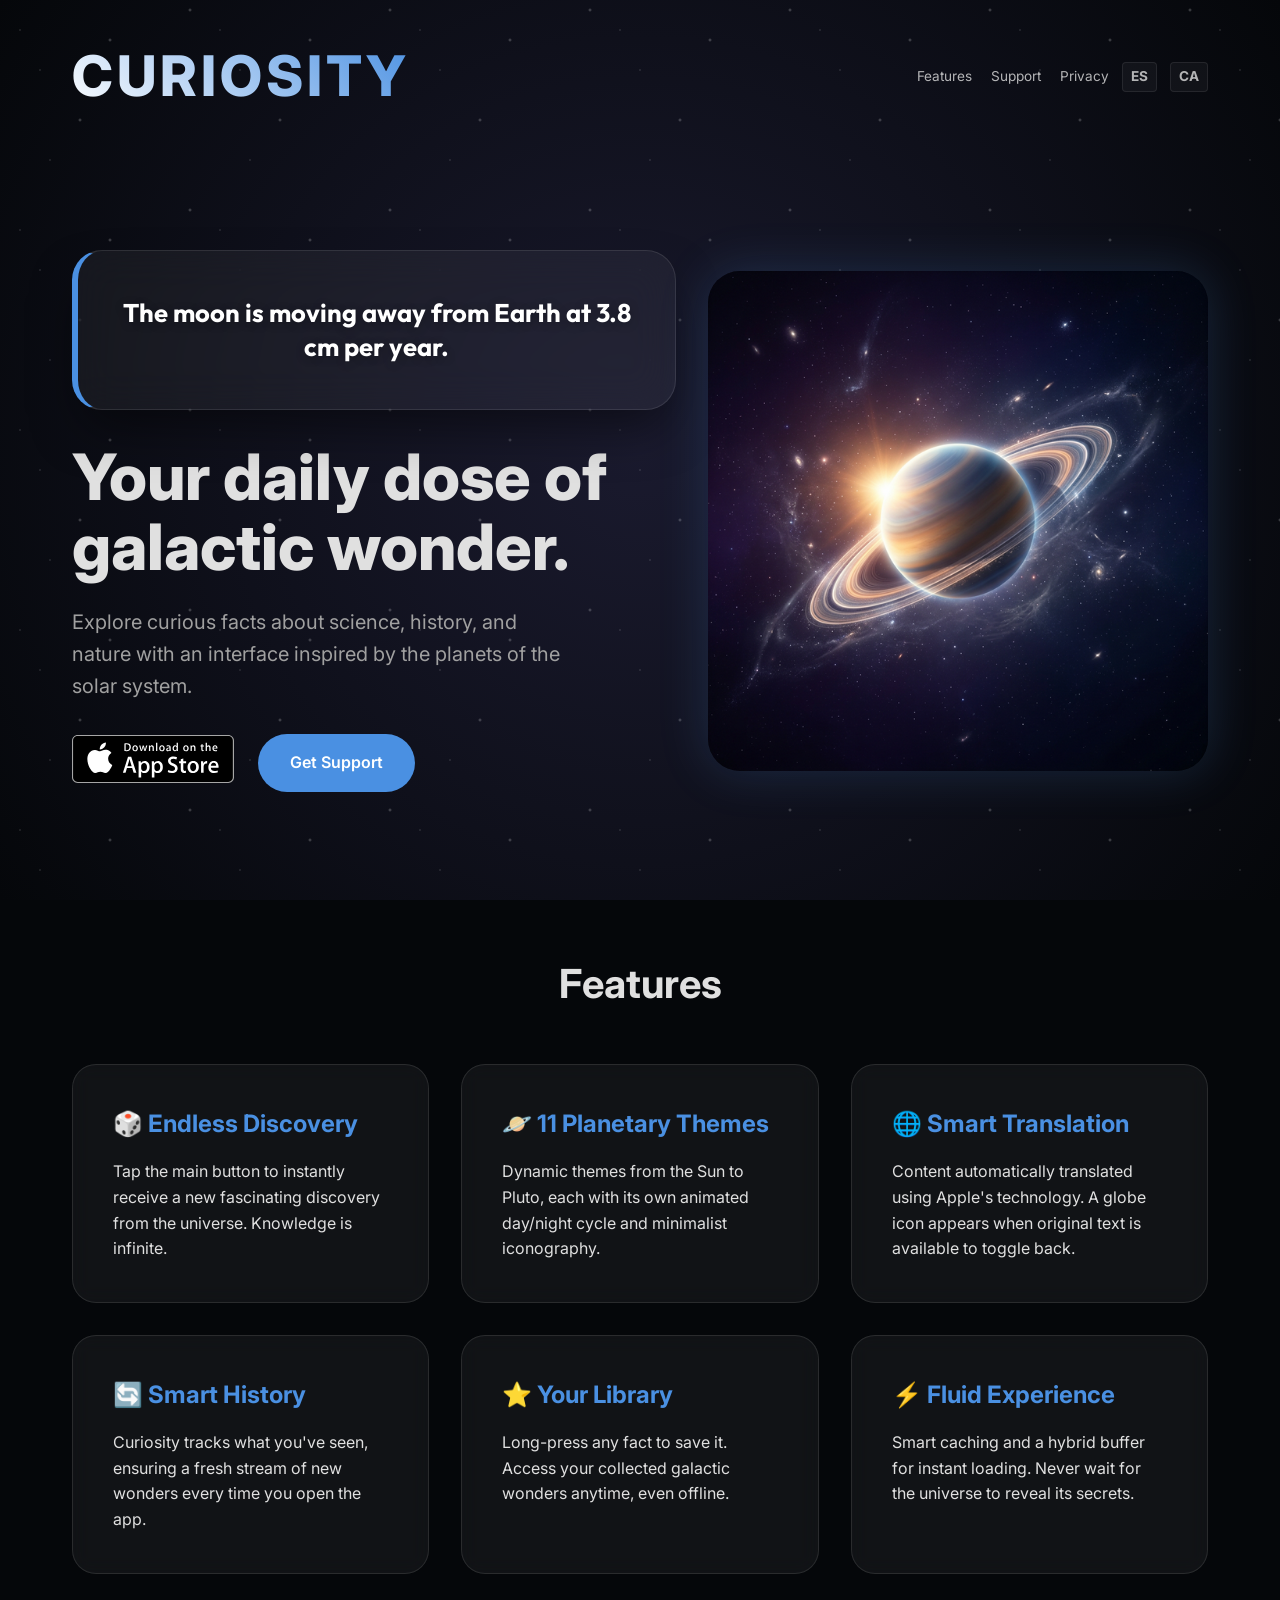
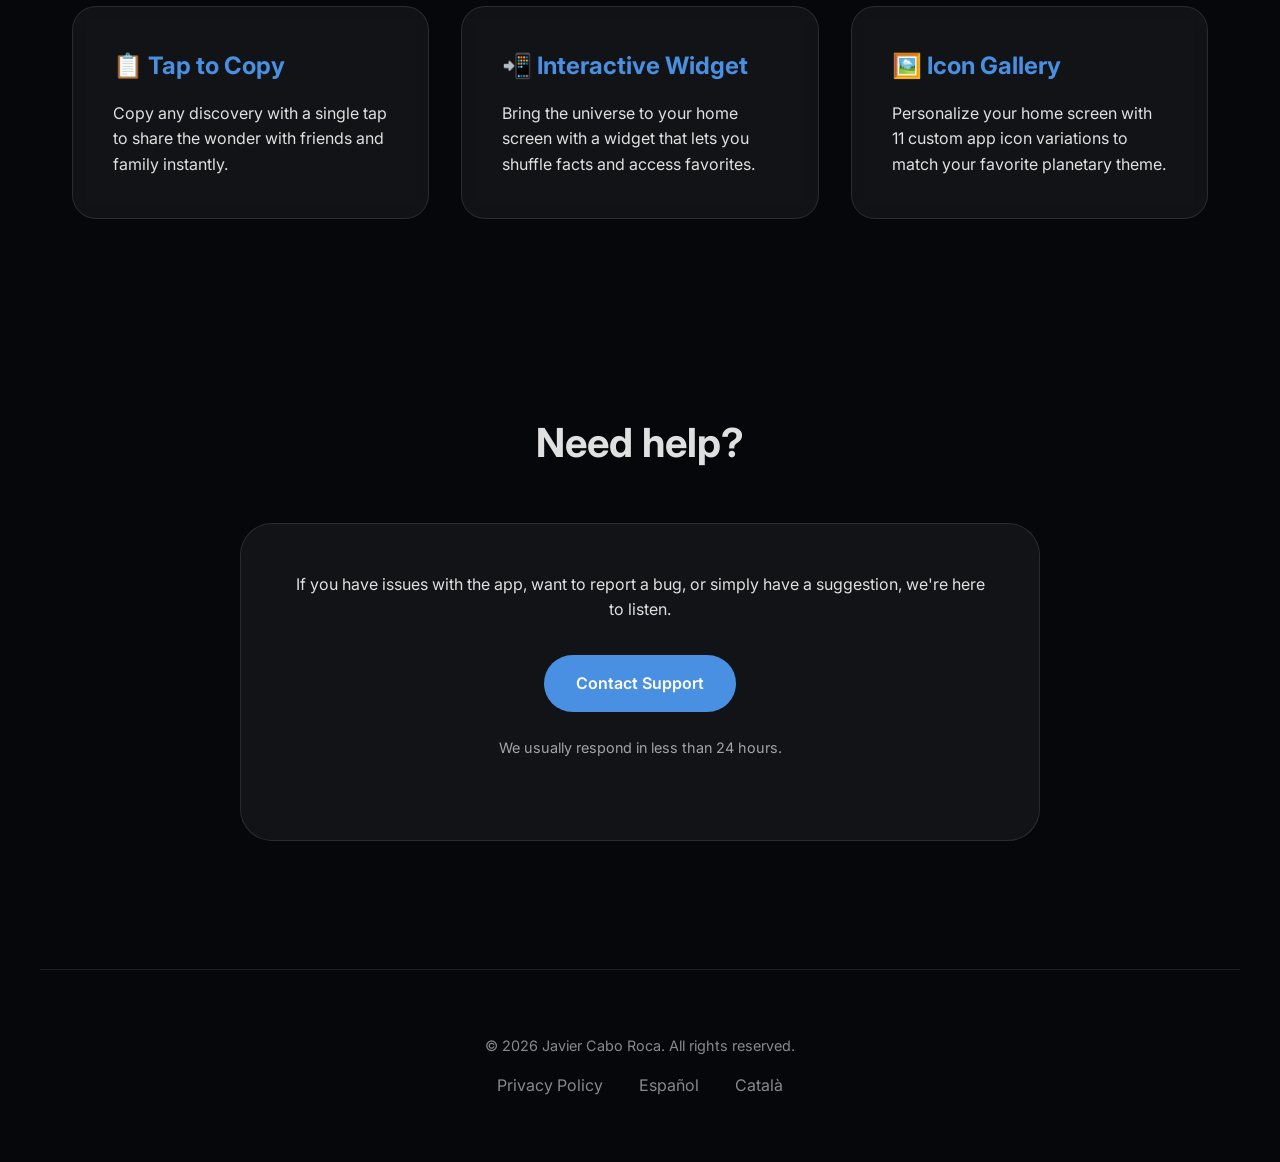
<file: index.html>
<!DOCTYPE html>
<html lang="en">

<head>
    <meta charset="UTF-8">
    <meta name="viewport" content="width=device-width, initial-scale=1.0">
    <title>Curiosity - Discover the Universe</title>
    <link rel="stylesheet" href="styles.css">
    <link rel="preconnect" href="https://fonts.googleapis.com">
    <link rel="preconnect" href="https://fonts.gstatic.com" crossorigin>
    <link
        href="https://fonts.googleapis.com/css2?family=Inter:wght@400;600;700;800&family=Outfit:wght@700;900&display=swap"
        rel="stylesheet">
    <meta name="description"
        content="Curiosity - An iOS app to discover fascinating facts about science, history, and the universe with immersive planetary themes.">
</head>

<body>
    <div class="stars-container"></div>

    <header>
        <div class="logo">CURIOSITY</div>
        <nav>
            <a href="#features">Features</a>
            <a href="#support">Support</a>
            <a href="privacy.html">Privacy</a>
            <a href="es/index.html" class="lang-switch">ES</a>
            <a href="ca/index.html" class="lang-switch">CA</a>
        </nav>
    </header>

    <main>
        <section class="hero">
            <div class="hero-content">
                <div class="demo-widget" style="margin-bottom: 2rem; max-width: 100%;">
                    <div id="fact-text">Loading discovery...</div>
                </div>
                <h1>Your daily dose of galactic wonder.</h1>
                <p>Explore curious facts about science, history, and nature with an interface inspired by the planets of
                    the solar system.</p>
                <div class="hero-buttons">
                    <a href="https://apps.apple.com/es/app/curiosity/id6756880503" target="_blank" rel="noopener noreferrer" class="app-store-badge">
                        <img src="assets/images/app-store-badge.svg" alt="Download on the App Store">
                    </a>
                    <a href="#support" class="cta-button">Get Support</a>
                </div>
            </div>
            <div class="hero-image">
                <img src="assets/images/hero.png" alt="Curiosity App Preview">
            </div>
        </section>

        <section id="features">
            <h2>Features</h2>
            <div class="features-grid">
                <div class="feature-card">
                    <h3>🎲 Endless Discovery</h3>
                    <p>Tap the main button to instantly receive a new fascinating discovery from the universe. Knowledge
                        is infinite.</p>
                </div>
                <div class="feature-card">
                    <h3>🪐 11 Planetary Themes</h3>
                    <p>Dynamic themes from the Sun to Pluto, each with its own animated day/night cycle and minimalist iconography.</p>
                </div>
                <div class="feature-card">
                    <h3>🌐 Smart Translation</h3>
                    <p>Content automatically translated using Apple's technology. A globe icon appears when original
                        text is available to toggle back.</p>
                </div>
                <div class="feature-card">
                    <h3>🔄 Smart History</h3>
                    <p>Curiosity tracks what you've seen, ensuring a fresh stream of new wonders every time you open the app.</p>
                </div>
                <div class="feature-card">
                    <h3>⭐️ Your Library</h3>
                    <p>Long-press any fact to save it. Access your collected galactic wonders anytime, even offline.</p>
                </div>
                <div class="feature-card">
                    <h3>⚡ Fluid Experience</h3>
                    <p>Smart caching and a hybrid buffer for instant loading. Never wait for the universe to reveal its secrets.</p>
                </div>
                <div class="feature-card">
                    <h3>📋 Tap to Copy</h3>
                    <p>Copy any discovery with a single tap to share the wonder with friends and family instantly.</p>
                </div>
                <div class="feature-card">
                    <h3>📲 Interactive Widget</h3>
                    <p>Bring the universe to your home screen with a widget that lets you shuffle facts and access favorites.</p>
                </div>
                <div class="feature-card">
                    <h3>🖼️ Icon Gallery</h3>
                    <p>Personalize your home screen with 11 custom app icon variations to match your favorite planetary theme.</p>
                </div>
            </div>
        </section>

        <section id="support">
            <h2>Need help?</h2>
            <div class="support-container">
                <p>If you have issues with the app, want to report a bug, or simply have a suggestion, we're here to
                    listen.</p>
                <a href="mailto:jcaboroca@gmail.com?subject=Curiosity App Support" class="cta-button">Contact
                    Support</a>
                <p style="margin-top: 1.5rem; font-size: 0.9rem; opacity: 0.7;">We usually respond in less than 24
                    hours.</p>
            </div>
        </section>
    </main>

    <footer>
        <p>&copy; 2026 Javier Cabo Roca. All rights reserved.</p>
        <div class="footer-links">
            <a href="privacy.html">Privacy Policy</a>
            <a href="es/index.html">Español</a>
            <a href="ca/index.html">Català</a>
        </div>
    </footer>
    <script src="script.js"></script>
</body>

</html>
</file>
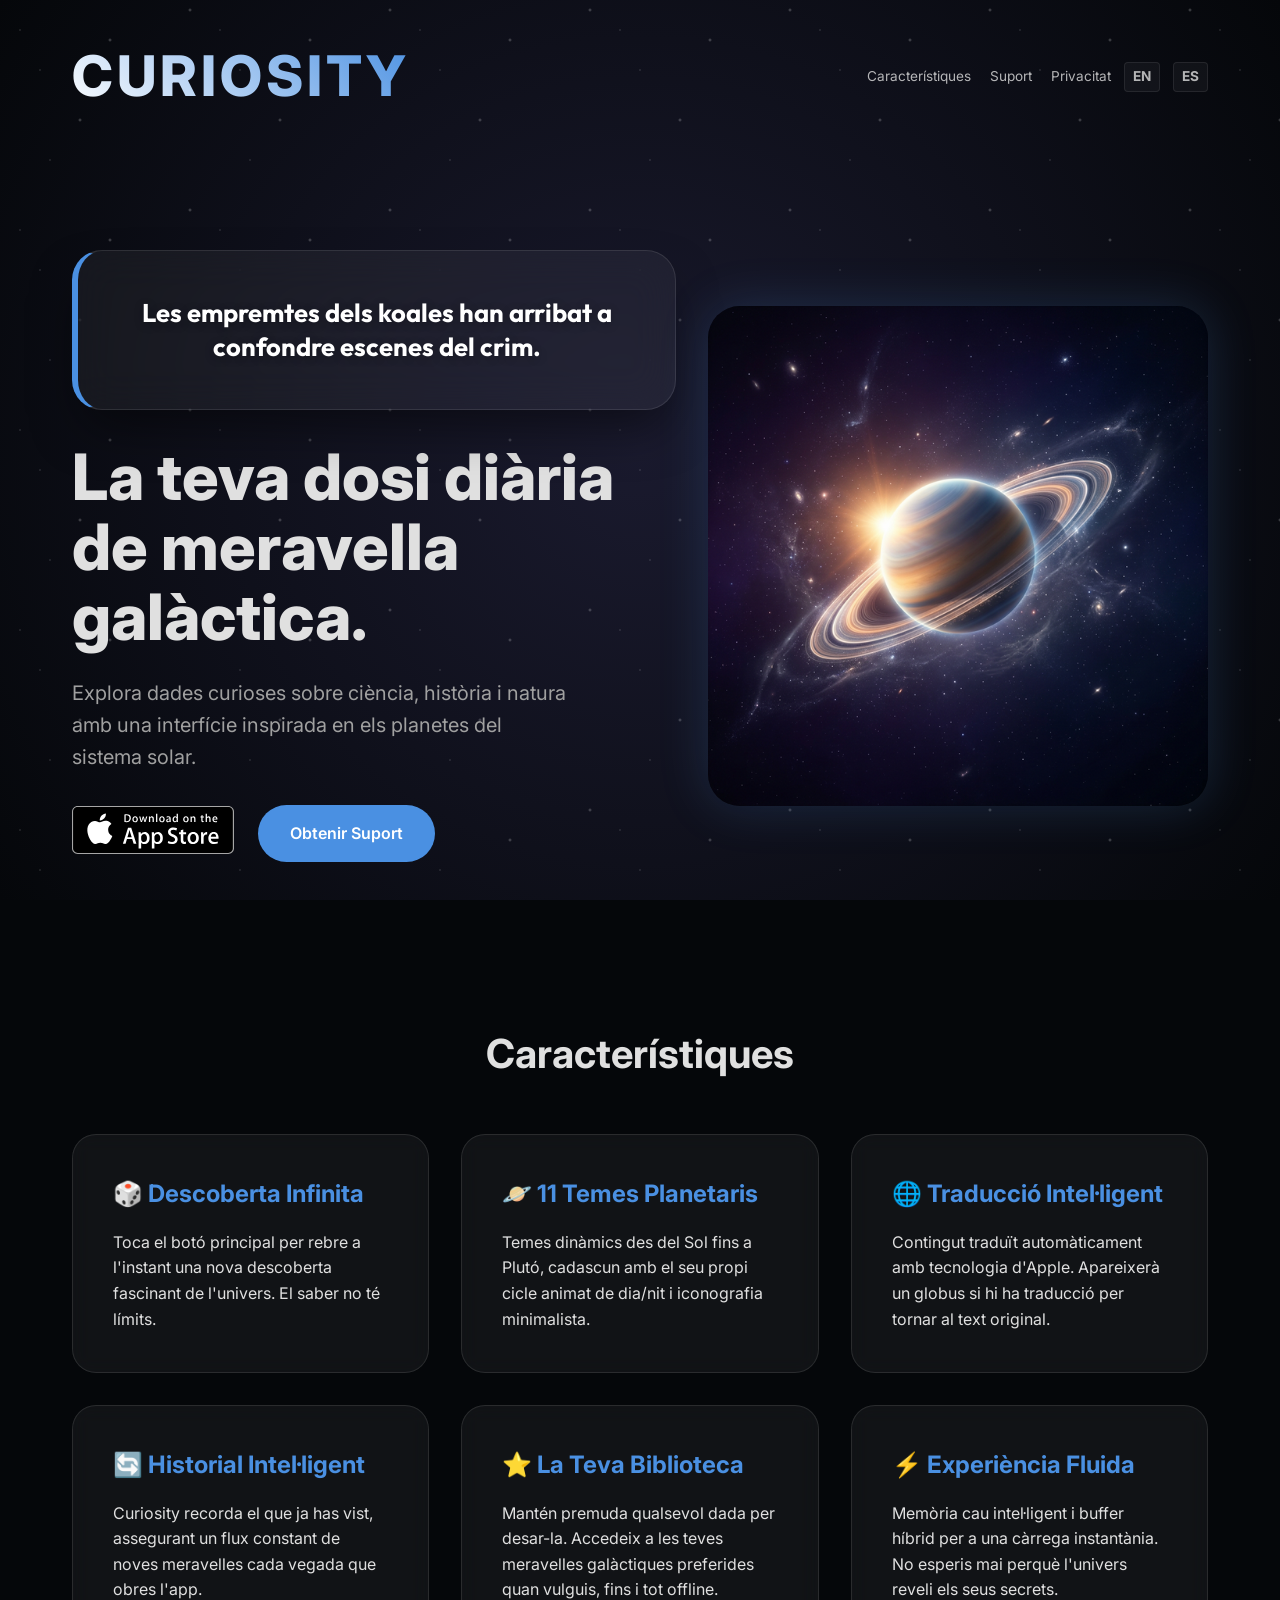
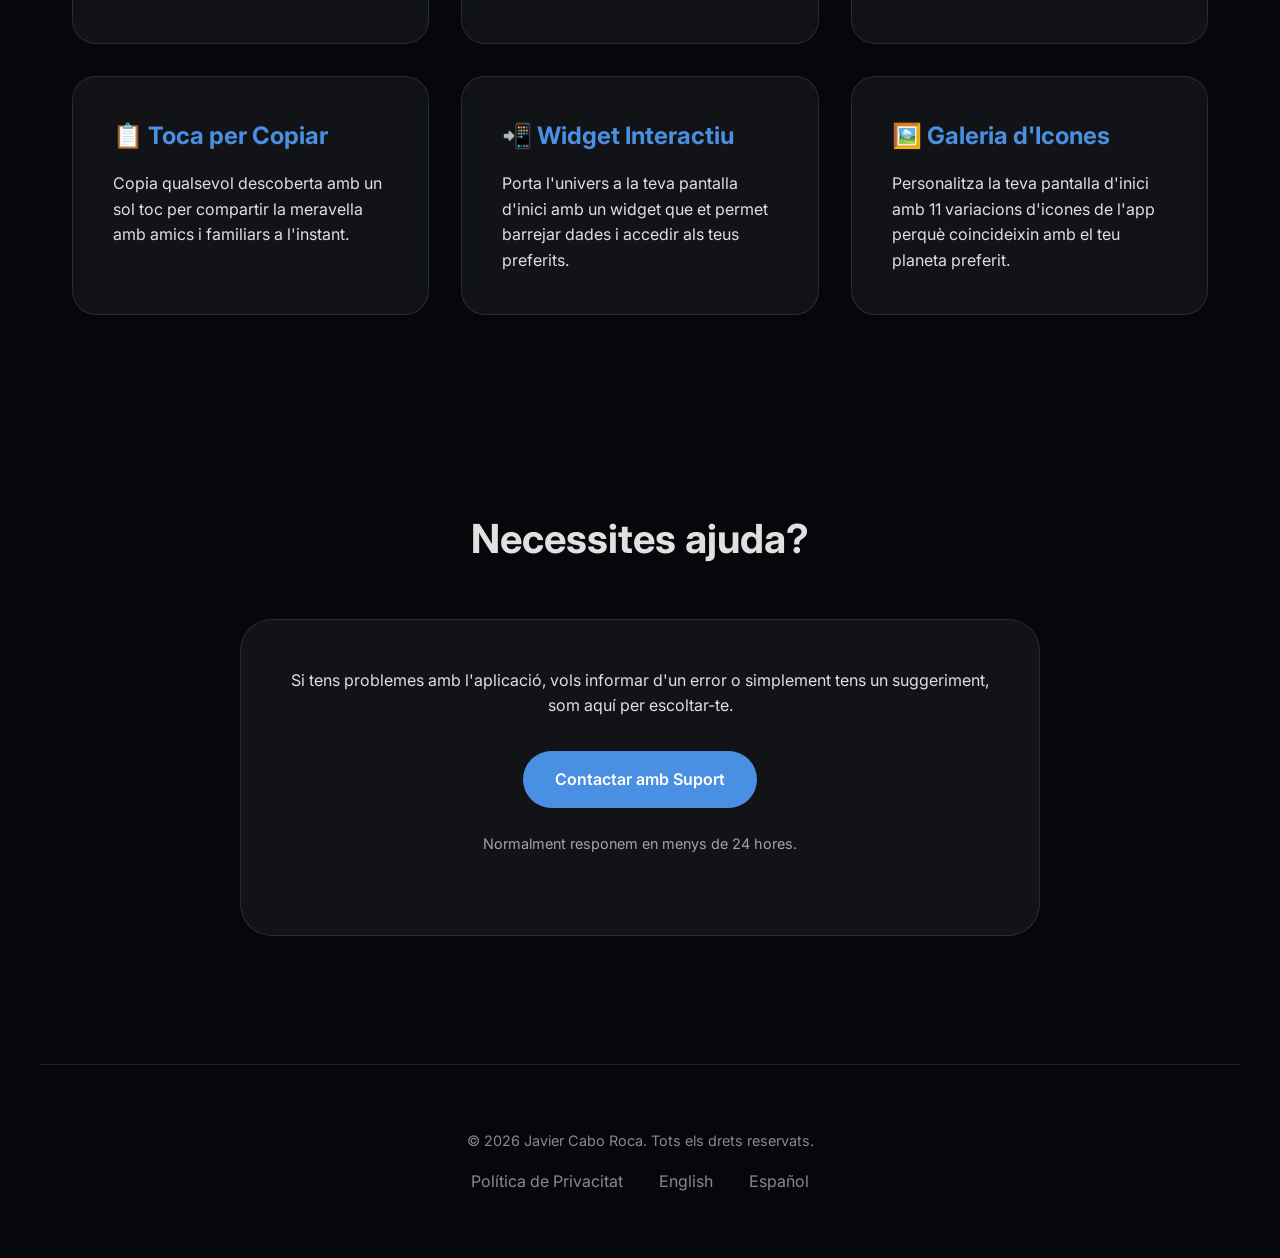
<file: ca/index.html>
<!DOCTYPE html>
<html lang="ca">

<head>
    <meta charset="UTF-8">
    <meta name="viewport" content="width=device-width, initial-scale=1.0">
    <title>Curiosity - Descobreix l'Univers</title>
    <link rel="stylesheet" href="../styles.css">
    <link rel="preconnect" href="https://fonts.googleapis.com">
    <link rel="preconnect" href="https://fonts.gstatic.com" crossorigin>
    <link
        href="https://fonts.googleapis.com/css2?family=Inter:wght@400;600;700;800&family=Outfit:wght@700;900&display=swap"
        rel="stylesheet">
    <meta name="description"
        content="Curiosity - Una aplicació iOS per descobrir fets fascinants sobre ciència, història i l'univers amb temes planetaris immersius.">
</head>

<body>
    <div class="stars-container"></div>

    <header>
        <div class="logo">CURIOSITY</div>
        <nav>
            <a href="#features">Característiques</a>
            <a href="#support">Suport</a>
            <a href="privacy.html">Privacitat</a>
            <a href="../index.html" class="lang-switch">EN</a>
            <a href="../es/index.html" class="lang-switch">ES</a>
        </nav>
    </header>

    <main>
        <section class="hero">
            <div class="hero-content">
                <div class="demo-widget" style="margin-bottom: 2rem; max-width: 100%;">
                    <div id="fact-text">Carregant descoberta...</div>
                </div>
                <h1>La teva dosi diària de meravella galàctica.</h1>
                <p>Explora dades curioses sobre ciència, història i natura amb una interfície inspirada en els planetes
                    del sistema solar.</p>
                <div class="hero-buttons">
                    <a href="https://apps.apple.com/es/app/curiosity/id6756880503" target="_blank"
                        rel="noopener noreferrer" class="app-store-badge">
                        <img src="../assets/images/app-store-badge.svg" alt="Baixa-ho de l'App Store">
                    </a>
                    <a href="#support" class="cta-button">Obtenir Suport</a>
                </div>
            </div>
            <div class="hero-image">
                <img src="../assets/images/hero.png" alt="Curiosity App Preview">
            </div>
        </section>

        <section id="features">
            <h2>Característiques</h2>
            <div class="features-grid">
                <div class="feature-card">
                    <h3>🎲 Descoberta Infinita</h3>
                    <p>Toca el botó principal per rebre a l'instant una nova descoberta fascinant de l'univers. El saber
                        no té límits.</p>
                </div>
                <div class="feature-card">
                    <h3>🪐 11 Temes Planetaris</h3>
                    <p>Temes dinàmics des del Sol fins a Plutó, cadascun amb el seu propi cicle animat de dia/nit i iconografia minimalista.</p>
                </div>
                <div class="feature-card">
                    <h3>🌐 Traducció Intel·ligent</h3>
                    <p>Contingut traduït automàticament amb tecnologia d'Apple. Apareixerà un globus si hi ha traducció
                        per tornar al text original.</p>
                </div>
                <div class="feature-card">
                    <h3>🔄 Historial Intel·ligent</h3>
                    <p>Curiosity recorda el que ja has vist, assegurant un flux constant de noves meravelles cada vegada que obres l'app.</p>
                </div>
                <div class="feature-card">
                    <h3>⭐️ La Teva Biblioteca</h3>
                    <p>Mantén premuda qualsevol dada per desar-la. Accedeix a les teves meravelles galàctiques preferides quan vulguis, fins i tot offline.</p>
                </div>
                <div class="feature-card">
                    <h3>⚡ Experiència Fluida</h3>
                    <p>Memòria cau intel·ligent i buffer híbrid per a una càrrega instantània. No esperis mai perquè l'univers reveli els seus secrets.</p>
                </div>
                <div class="feature-card">
                    <h3>📋 Toca per Copiar</h3>
                    <p>Copia qualsevol descoberta amb un sol toc per compartir la meravella amb amics i familiars a l'instant.</p>
                </div>
                <div class="feature-card">
                    <h3>📲 Widget Interactiu</h3>
                    <p>Porta l'univers a la teva pantalla d'inici amb un widget que et permet barrejar dades i accedir als teus preferits.</p>
                </div>
                <div class="feature-card">
                    <h3>🖼️ Galeria d'Icones</h3>
                    <p>Personalitza la teva pantalla d'inici amb 11 variacions d'icones de l'app perquè coincideixin amb el teu planeta preferit.</p>
                </div>
            </div>
        </section>

        <section id="support">
            <h2>Necessites ajuda?</h2>
            <div class="support-container">
                <p>Si tens problemes amb l'aplicació, vols informar d'un error o simplement tens un suggeriment, som
                    aquí per escoltar-te.</p>
                <a href="mailto:jcaboroca@gmail.com?subject=Suport Curiosity App" class="cta-button">Contactar amb
                    Suport</a>
                <p style="margin-top: 1.5rem; font-size: 0.9rem; opacity: 0.7;">Normalment responem en menys de 24
                    hores.</p>
            </div>
        </section>
    </main>

    <footer>
        <p>&copy; 2026 Javier Cabo Roca. Tots els drets reservats.</p>
        <div class="footer-links">
            <a href="privacy.html">Política de Privacitat</a>
            <a href="../index.html">English</a>
            <a href="../es/index.html">Español</a>
        </div>
    </footer>
    <script src="../script.js"></script>
</body>

</html>
</file>
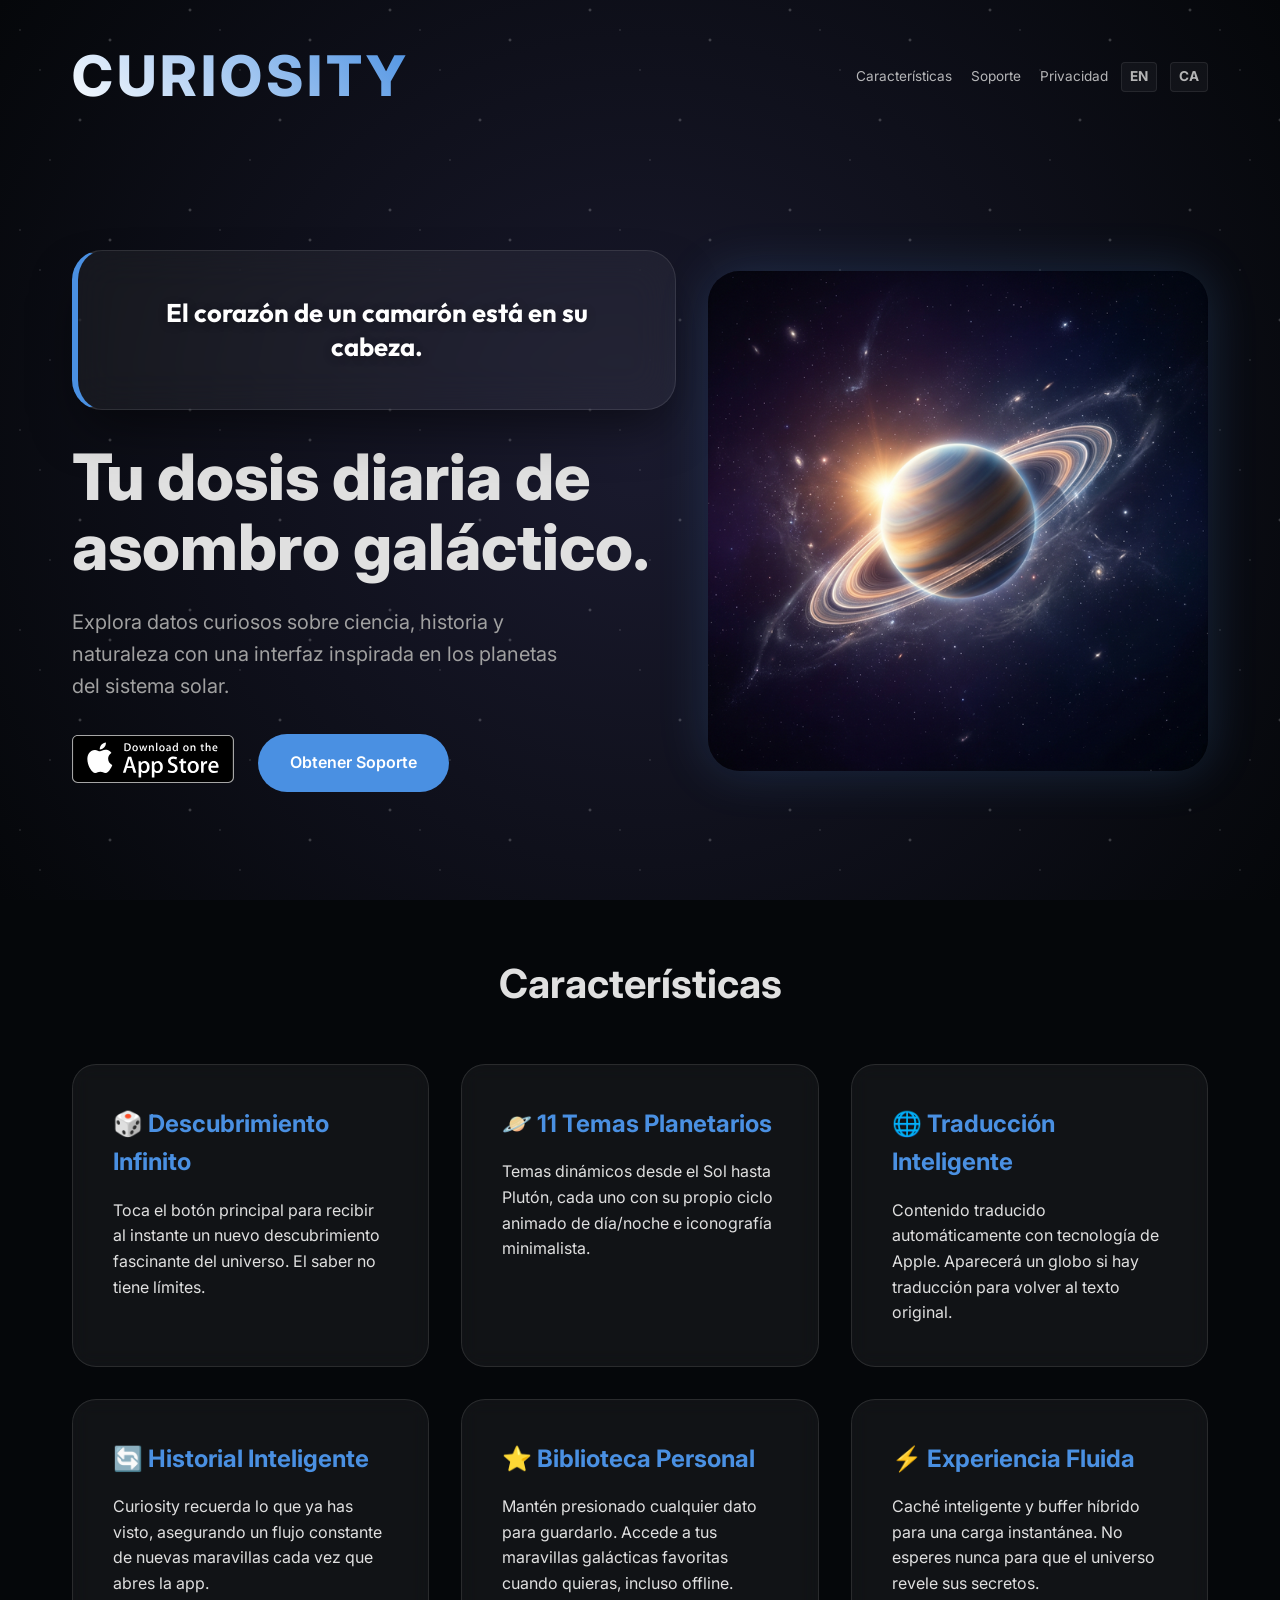
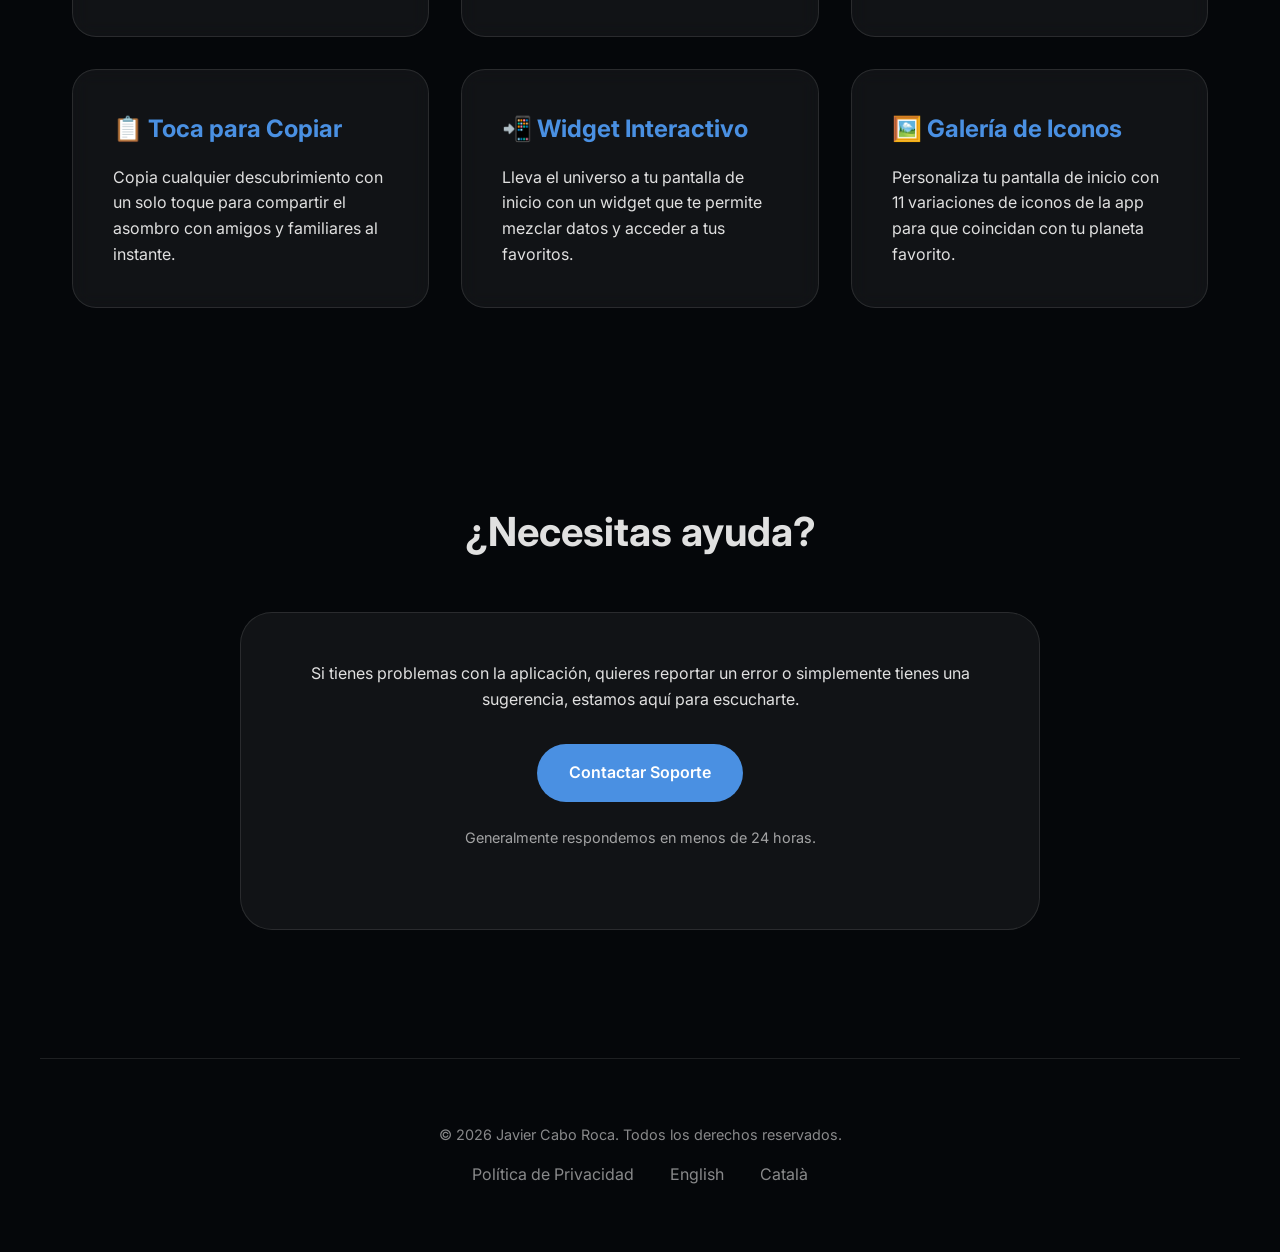
<file: es/index.html>
<!DOCTYPE html>
<html lang="es">

<head>
    <meta charset="UTF-8">
    <meta name="viewport" content="width=device-width, initial-scale=1.0">
    <title>Curiosity - Descubre el Universo</title>
    <link rel="stylesheet" href="../styles.css">
    <link rel="preconnect" href="https://fonts.googleapis.com">
    <link rel="preconnect" href="https://fonts.gstatic.com" crossorigin>
    <link
        href="https://fonts.googleapis.com/css2?family=Inter:wght@400;600;700;800&family=Outfit:wght@700;900&display=swap"
        rel="stylesheet">
    <meta name="description"
        content="Curiosity - Una aplicación iOS para descubrir datos fascinantes sobre ciencia, historia y el universo con temas planetarios inmersivos.">
</head>

<body>
    <div class="stars-container"></div>

    <header>
        <div class="logo">CURIOSITY</div>
        <nav>
            <a href="#features">Características</a>
            <a href="#support">Soporte</a>
            <a href="privacy.html">Privacidad</a>
            <a href="../index.html" class="lang-switch">EN</a>
            <a href="../ca/index.html" class="lang-switch">CA</a>
        </nav>
    </header>

    <main>
        <section class="hero">
            <div class="hero-content">
                <div class="demo-widget" style="margin-bottom: 2rem; max-width: 100%;">
                    <div id="fact-text">Cargando descubrimiento...</div>
                </div>
                <h1>Tu dosis diaria de asombro galáctico.</h1>
                <p>Explora datos curiosos sobre ciencia, historia y naturaleza con una interfaz inspirada en los
                    planetas del sistema solar.</p>
                <div class="hero-buttons">
                    <a href="https://apps.apple.com/es/app/curiosity/id6756880503" target="_blank"
                        rel="noopener noreferrer" class="app-store-badge">
                        <img src="../assets/images/app-store-badge.svg" alt="Consíguelo en el App Store">
                    </a>
                    <a href="#support" class="cta-button">Obtener Soporte</a>
                </div>
            </div>
            <div class="hero-image">
                <img src="../assets/images/hero.png" alt="Curiosity App Preview">
            </div>
        </section>

        <section id="features">
            <h2>Características</h2>
            <div class="features-grid">
                <div class="feature-card">
                    <h3>🎲 Descubrimiento Infinito</h3>
                    <p>Toca el botón principal para recibir al instante un nuevo descubrimiento fascinante del universo.
                        El saber no tiene límites.</p>
                </div>
                <div class="feature-card">
                    <h3>🪐 11 Temas Planetarios</h3>
                    <p>Temas dinámicos desde el Sol hasta Plutón, cada uno con su propio ciclo animado de día/noche e iconografía minimalista.</p>
                </div>
                <div class="feature-card">
                    <h3>🌐 Traducción Inteligente</h3>
                    <p>Contenido traducido automáticamente con tecnología de Apple. Aparecerá un globo si hay traducción
                        para volver al texto original.</p>
                </div>
                <div class="feature-card">
                    <h3>🔄 Historial Inteligente</h3>
                    <p>Curiosity recuerda lo que ya has visto, asegurando un flujo constante de nuevas maravillas cada vez que abres la app.</p>
                </div>
                <div class="feature-card">
                    <h3>⭐️ Biblioteca Personal</h3>
                    <p>Mantén presionado cualquier dato para guardarlo. Accede a tus maravillas galácticas favoritas cuando quieras, incluso offline.</p>
                </div>
                <div class="feature-card">
                    <h3>⚡ Experiencia Fluida</h3>
                    <p>Caché inteligente y buffer híbrido para una carga instantánea. No esperes nunca para que el universo revele sus secretos.</p>
                </div>
                <div class="feature-card">
                    <h3>📋 Toca para Copiar</h3>
                    <p>Copia cualquier descubrimiento con un solo toque para compartir el asombro con amigos y familiares al instante.</p>
                </div>
                <div class="feature-card">
                    <h3>📲 Widget Interactivo</h3>
                    <p>Lleva el universo a tu pantalla de inicio con un widget que te permite mezclar datos y acceder a tus favoritos.</p>
                </div>
                <div class="feature-card">
                    <h3>🖼️ Galería de Iconos</h3>
                    <p>Personaliza tu pantalla de inicio con 11 variaciones de iconos de la app para que coincidan con tu planeta favorito.</p>
                </div>
            </div>
        </section>

        <section id="support">
            <h2>¿Necesitas ayuda?</h2>
            <div class="support-container">
                <p>Si tienes problemas con la aplicación, quieres reportar un error o simplemente tienes una sugerencia,
                    estamos aquí para escucharte.</p>
                <a href="mailto:jcaboroca@gmail.com?subject=Soporte Curiosity App" class="cta-button">Contactar
                    Soporte</a>
                <p style="margin-top: 1.5rem; font-size: 0.9rem; opacity: 0.7;">Generalmente respondemos en menos de 24
                    horas.</p>
            </div>
        </section>
    </main>

    <footer>
        <p>&copy; 2026 Javier Cabo Roca. Todos los derechos reservados.</p>
        <div class="footer-links">
            <a href="privacy.html">Política de Privacidad</a>
            <a href="../index.html">English</a>
            <a href="../ca/index.html">Català</a>
        </div>
    </footer>
    <script src="../script.js"></script>
</body>

</html>
</file>
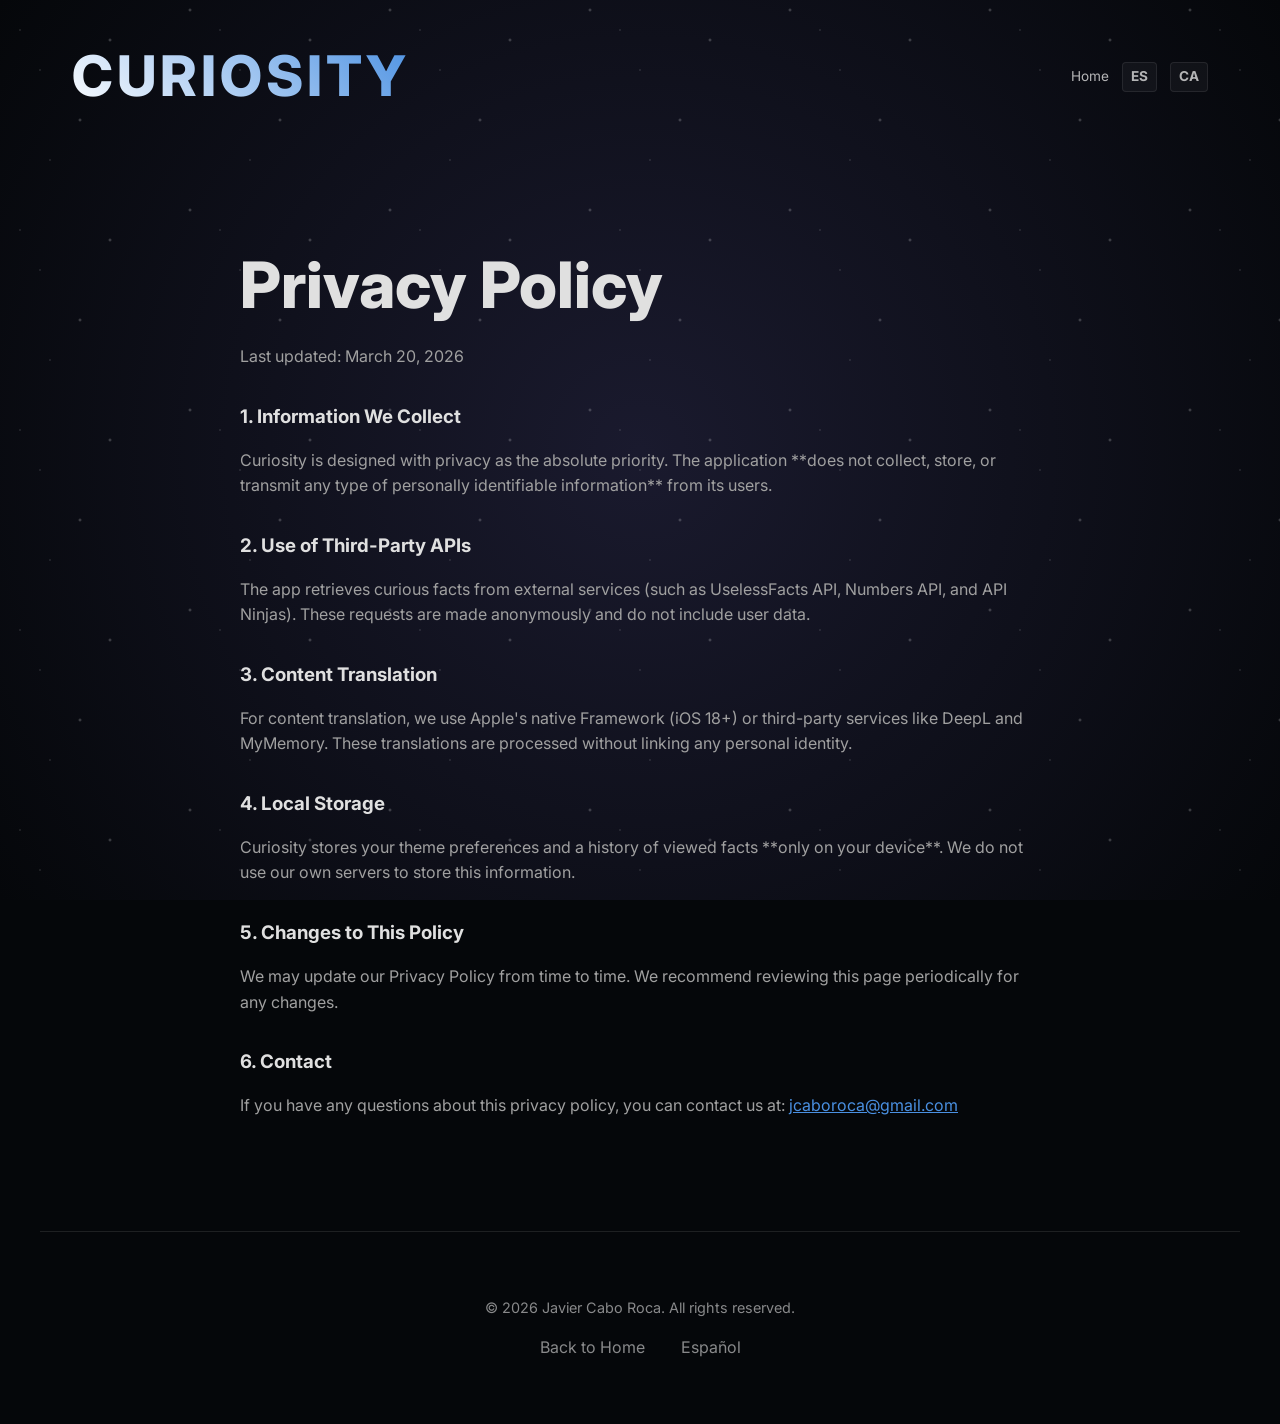
<file: privacy.html>
<!DOCTYPE html>
<html lang="en">

<head>
    <meta charset="UTF-8">
    <meta name="viewport" content="width=device-width, initial-scale=1.0">
    <title>Privacy Policy - Curiosity</title>
    <link rel="stylesheet" href="styles.css">
    <link rel="preconnect" href="https://fonts.googleapis.com">
    <link rel="preconnect" href="https://fonts.gstatic.com" crossorigin>
    <link href="https://fonts.googleapis.com/css2?family=Inter:wght@400;600;700;800&display=swap" rel="stylesheet">
</head>

<body>
    <div class="stars-container"></div>

    <header>
        <div class="logo"><a href="index.html" style="text-decoration: none; color: inherit;">CURIOSITY</a></div>
        <nav>
            <a href="index.html">Home</a>
            <a href="es/privacy.html" class="lang-switch">ES</a>
            <a href="ca/privacy.html" class="lang-switch">CA</a>
        </nav>
    </header>

    <main>
        <section class="policy-content">
            <h1>Privacy Policy</h1>
            <p>Last updated: March 20, 2026</p>

            <h3>1. Information We Collect</h3>
            <p>Curiosity is designed with privacy as the absolute priority. The application **does not collect, store,
                or transmit any type of personally identifiable information** from its users.</p>

            <h3>2. Use of Third-Party APIs</h3>
            <p>The app retrieves curious facts from external services (such as UselessFacts API, Numbers API, and API
                Ninjas). These requests are made anonymously and do not include user data.</p>

            <h3>3. Content Translation</h3>
            <p>For content translation, we use Apple's native Framework (iOS 18+) or third-party services like
                DeepL and MyMemory. These translations are processed without linking any personal identity.</p>

            <h3>4. Local Storage</h3>
            <p>Curiosity stores your theme preferences and a history of viewed facts **only on your device**. We do not
                use our own servers to store this information.</p>

            <h3>5. Changes to This Policy</h3>
            <p>We may update our Privacy Policy from time to time. We recommend reviewing this page periodically for any
                changes.</p>

            <h3>6. Contact</h3>
            <p>If you have any questions about this privacy policy, you can contact us at: <a
                    href="mailto:jcaboroca@gmail.com" style="color: var(--accent-color);">jcaboroca@gmail.com</a></p>
        </section>
    </main>

    <footer>
        <p>&copy; 2026 Javier Cabo Roca. All rights reserved.</p>
        <div class="footer-links">
            <a href="index.html">Back to Home</a>
            <a href="es/privacy.html">Español</a>
        </div>
    </footer>
</body>

</html>
</file>
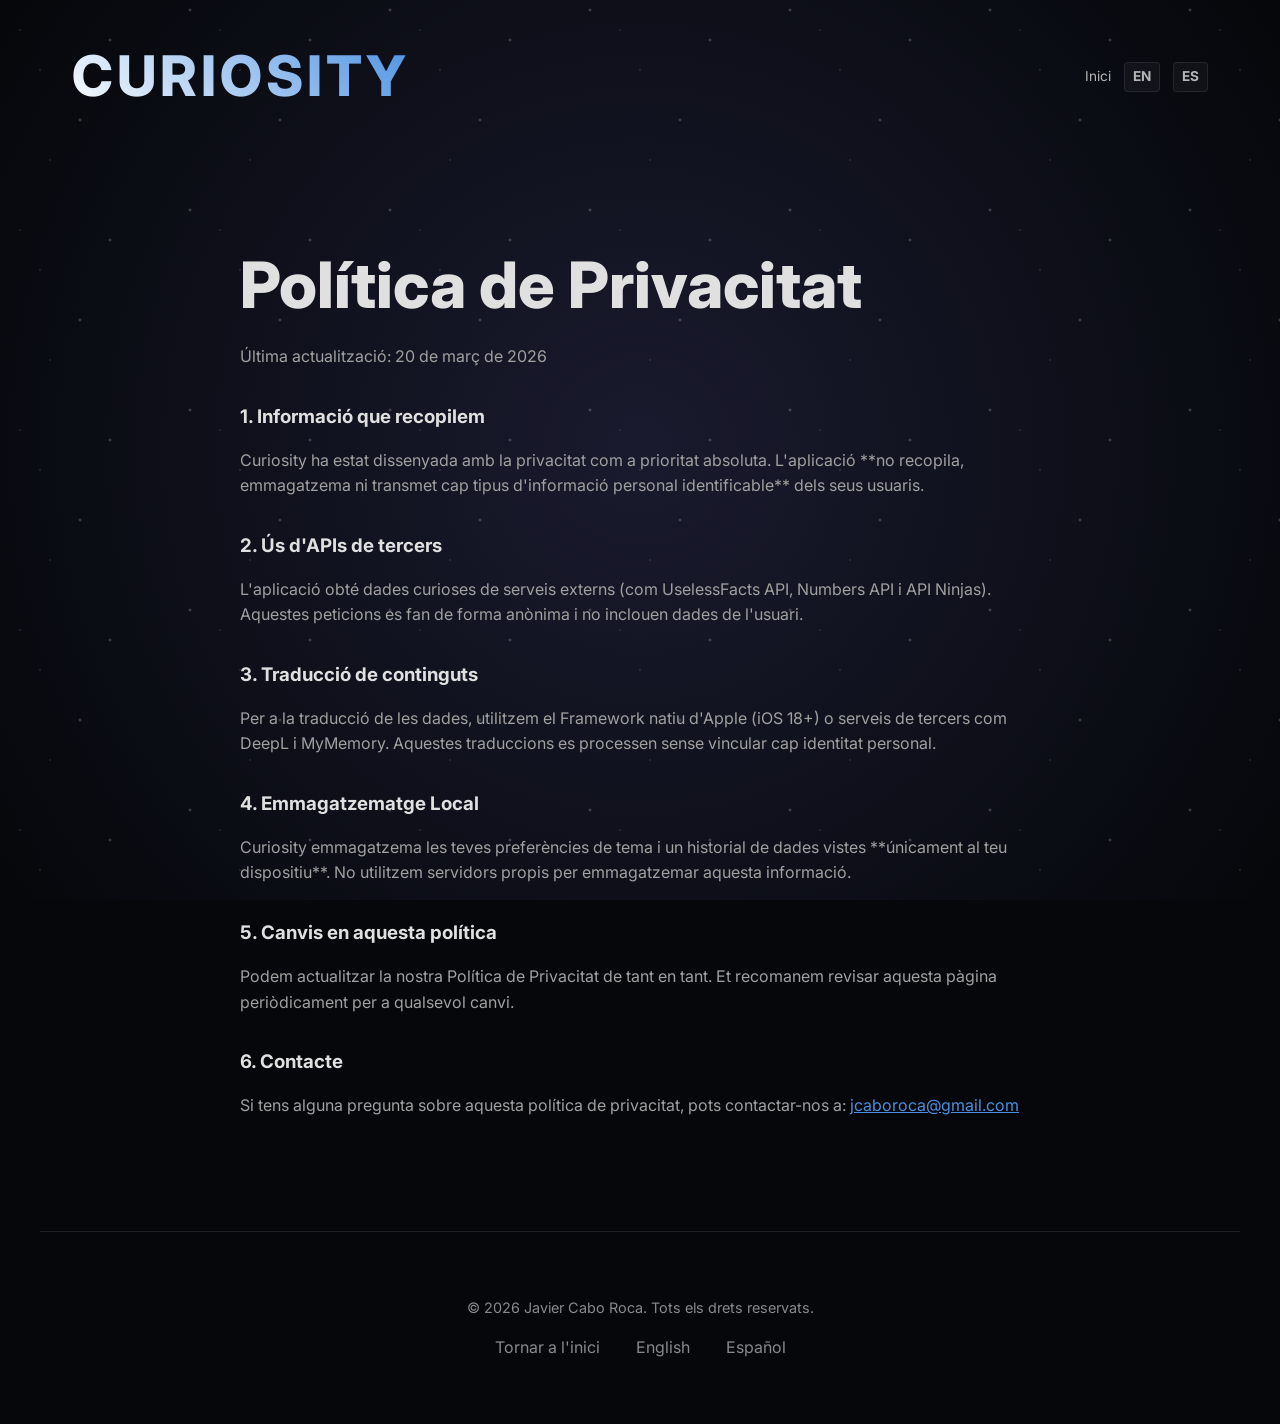
<file: ca/privacy.html>
<!DOCTYPE html>
<html lang="ca">

<head>
    <meta charset="UTF-8">
    <meta name="viewport" content="width=device-width, initial-scale=1.0">
    <title>Política de Privacitat - Curiosity</title>
    <link rel="stylesheet" href="../styles.css">
    <link rel="preconnect" href="https://fonts.googleapis.com">
    <link rel="preconnect" href="https://fonts.gstatic.com" crossorigin>
    <link href="https://fonts.googleapis.com/css2?family=Inter:wght@400;600;700;800&display=swap" rel="stylesheet">
</head>

<body>
    <div class="stars-container"></div>

    <header>
        <div class="logo"><a href="index.html" style="text-decoration: none; color: inherit;">CURIOSITY</a></div>
        <nav>
            <a href="index.html">Inici</a>
            <a href="../privacy.html" class="lang-switch">EN</a>
            <a href="../es/privacy.html" class="lang-switch">ES</a>
        </nav>
    </header>

    <main>
        <section class="policy-content">
            <h1>Política de Privacitat</h1>
            <p>Última actualització: 20 de març de 2026</p>

            <h3>1. Informació que recopilem</h3>
            <p>Curiosity ha estat dissenyada amb la privacitat com a prioritat absoluta. L'aplicació **no recopila,
                emmagatzema ni transmet cap tipus d'informació personal identificable** dels seus usuaris.</p>

            <h3>2. Ús d'APIs de tercers</h3>
            <p>L'aplicació obté dades curioses de serveis externs (com UselessFacts API, Numbers API i API Ninjas).
                Aquestes peticions es fan de forma anònima i no inclouen dades de l'usuari.</p>

            <h3>3. Traducció de continguts</h3>
            <p>Per a la traducció de les dades, utilitzem el Framework natiu d'Apple (iOS 18+) o serveis de tercers com
                DeepL i MyMemory. Aquestes traduccions es processen sense vincular cap identitat personal.</p>

            <h3>4. Emmagatzematge Local</h3>
            <p>Curiosity emmagatzema les teves preferències de tema i un historial de dades vistes **únicament al teu
                dispositiu**. No utilitzem servidors propis per emmagatzemar aquesta informació.</p>

            <h3>5. Canvis en aquesta política</h3>
            <p>Podem actualitzar la nostra Política de Privacitat de tant en tant. Et recomanem revisar aquesta pàgina
                periòdicament per a qualsevol canvi.</p>

            <h3>6. Contacte</h3>
            <p>Si tens alguna pregunta sobre aquesta política de privacitat, pots contactar-nos a: <a
                    href="mailto:jcaboroca@gmail.com" style="color: var(--accent-color);">jcaboroca@gmail.com</a></p>
        </section>
    </main>

    <footer>
        <p>&copy; 2026 Javier Cabo Roca. Tots els drets reservats.</p>
        <div class="footer-links">
            <a href="index.html">Tornar a l'inici</a>
            <a href="../privacy.html">English</a>
            <a href="../es/privacy.html">Español</a>
        </div>
    </footer>
</body>

</html>
</file>
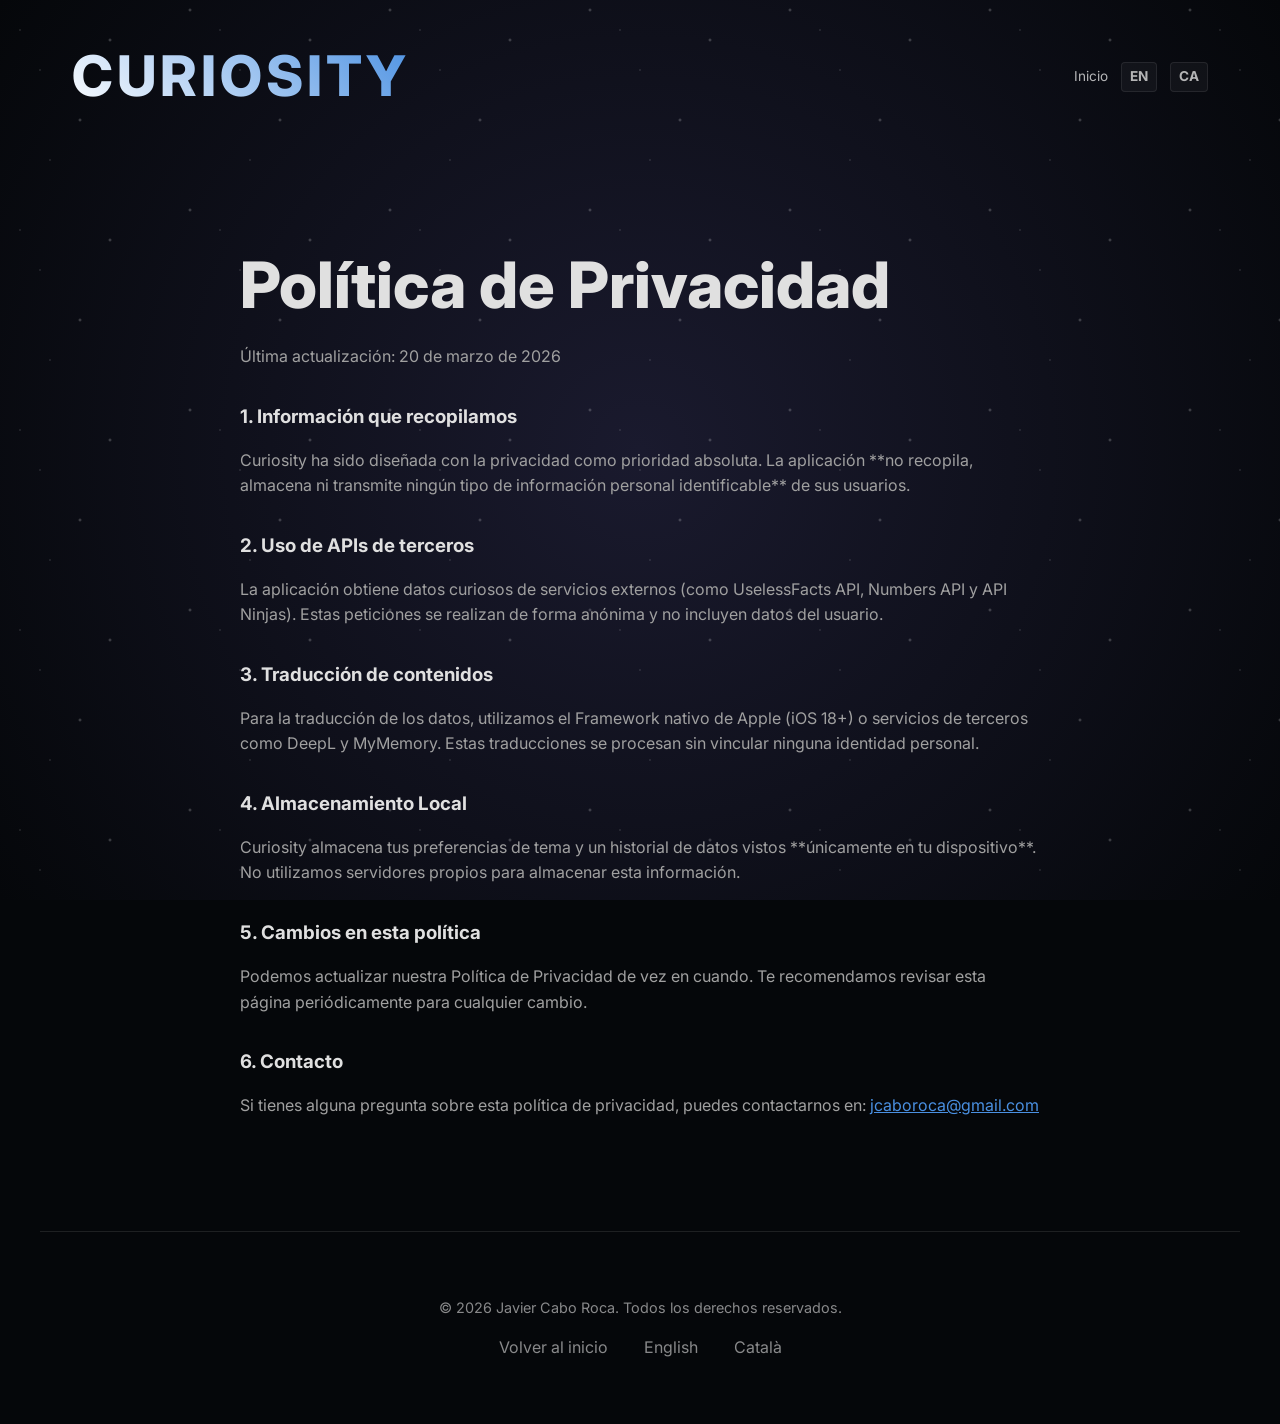
<file: es/privacy.html>
<!DOCTYPE html>
<html lang="es">

<head>
    <meta charset="UTF-8">
    <meta name="viewport" content="width=device-width, initial-scale=1.0">
    <title>Política de Privacidad - Curiosity</title>
    <link rel="stylesheet" href="../styles.css">
    <link rel="preconnect" href="https://fonts.googleapis.com">
    <link rel="preconnect" href="https://fonts.gstatic.com" crossorigin>
    <link href="https://fonts.googleapis.com/css2?family=Inter:wght@400;600;700;800&display=swap" rel="stylesheet">
</head>

<body>
    <div class="stars-container"></div>

    <header>
        <div class="logo"><a href="index.html" style="text-decoration: none; color: inherit;">CURIOSITY</a></div>
        <nav>
            <a href="index.html">Inicio</a>
            <a href="../privacy.html" class="lang-switch">EN</a>
            <a href="../ca/privacy.html" class="lang-switch">CA</a>
        </nav>
    </header>

    <main>
        <section class="policy-content">
            <h1>Política de Privacidad</h1>
            <p>Última actualización: 20 de marzo de 2026</p>

            <h3>1. Información que recopilamos</h3>
            <p>Curiosity ha sido diseñada con la privacidad como prioridad absoluta. La aplicación **no recopila,
                almacena ni transmite ningún tipo de información personal identificable** de sus usuarios.</p>

            <h3>2. Uso de APIs de terceros</h3>
            <p>La aplicación obtiene datos curiosos de servicios externos (como UselessFacts API, Numbers API y API
                Ninjas). Estas peticiones se realizan de forma anónima y no incluyen datos del usuario.</p>

            <h3>3. Traducción de contenidos</h3>
            <p>Para la traducción de los datos, utilizamos el Framework nativo de Apple (iOS 18+) o servicios de
                terceros como DeepL y MyMemory. Estas traducciones se procesan sin vincular ninguna identidad
                personal.</p>

            <h3>4. Almacenamiento Local</h3>
            <p>Curiosity almacena tus preferencias de tema y un historial de datos vistos **únicamente en tu
                dispositivo**. No utilizamos servidores propios para almacenar esta información.</p>

            <h3>5. Cambios en esta política</h3>
            <p>Podemos actualizar nuestra Política de Privacidad de vez en cuando. Te recomendamos revisar esta página
                periódicamente para cualquier cambio.</p>

            <h3>6. Contacto</h3>
            <p>Si tienes alguna pregunta sobre esta política de privacidad, puedes contactarnos en: <a
                    href="mailto:jcaboroca@gmail.com" style="color: var(--accent-color);">jcaboroca@gmail.com</a></p>
        </section>
    </main>

    <footer>
        <p>&copy; 2026 Javier Cabo Roca. Todos los derechos reservados.</p>
        <div class="footer-links">
            <a href="index.html">Volver al inicio</a>
            <a href="../privacy.html">English</a>
            <a href="../ca/privacy.html">Català</a>
        </div>
    </footer>
</body>

</html>
</file>
<file: styles.css>
:root {
    --bg-color: #05070a;
    --text-color: #e0e0e0;
    --accent-color: #4a90e2;
    --secondary-color: #a0a0a0;
    --glass-bg: rgba(255, 255, 255, 0.05);
    --glass-border: rgba(255, 255, 255, 0.1);
    --font-main: 'Inter', -apple-system, BlinkMacSystemFont, "Segoe UI", Roboto, Helvetica, Arial, sans-serif;
}

* {
    margin: 0;
    padding: 0;
    box-sizing: border-box;
}

body {
    background-color: var(--bg-color);
    color: var(--text-color);
    font-family: var(--font-main);
    line-height: 1.6;
    overflow-x: hidden;
}

/* Background Animation */
.stars-container {
    position: fixed;
    top: 0;
    left: 0;
    width: 100%;
    height: 100%;
    z-index: -1;
    background: radial-gradient(circle at center, #1a1a2e 0%, #05070a 100%);
}

.stars-container::after {
    content: "";
    position: absolute;
    top: 0;
    left: 0;
    width: 100%;
    height: 100%;
    background-image:
        radial-gradient(1px 1px at 20px 30px, #fff, rgba(0, 0, 0, 0)),
        radial-gradient(1px 1px at 40px 70px, #fff, rgba(0, 0, 0, 0)),
        radial-gradient(1px 1px at 50px 160px, #fff, rgba(0, 0, 0, 0)),
        radial-gradient(2px 2px at 80px 120px, #fff, rgba(0, 0, 0, 0)),
        radial-gradient(2px 2px at 110px 40px, #fff, rgba(0, 0, 0, 0)),
        radial-gradient(2px 2px at 190px 10px, #fff, rgba(0, 0, 0, 0));
    background-repeat: repeat;
    background-size: 200px 200px;
    opacity: 0.3;
    animation: move-stars 100s linear infinite;
}

@keyframes move-stars {
    from {
        transform: translateY(0);
    }

    to {
        transform: translateY(-200px);
    }
}

/* Layout */
header {
    padding: 2rem;
    display: flex;
    justify-content: space-between;
    align-items: center;
    max-width: 1200px;
    margin: 0 auto;
}

.logo {
    font-size: 3.5rem;
    font-weight: 800;
    letter-spacing: 4px;
    background: linear-gradient(45deg, #fff, var(--accent-color));
    -webkit-background-clip: text;
    background-clip: text;
    -webkit-text-fill-color: transparent;
}

header nav {
    display: flex;
    align-items: center;
}

nav a {
    color: var(--text-color);
    text-decoration: none;
    margin-left: 1.2rem;
    font-size: 0.85rem;
    opacity: 0.8;
    transition: opacity 0.3s;
}

.lang-switch {
    border: 1px solid var(--glass-border);
    padding: 0.2rem 0.5rem;
    border-radius: 4px;
    font-weight: 700;
    background: var(--glass-bg);
    margin-left: 0.8rem;
}

nav a:hover {
    opacity: 1;
}

main {
    max-width: 1200px;
    margin: 0 auto;
    padding: 2rem;
}

/* Hero Section */
.hero {
    display: flex;
    align-items: center;
    justify-content: space-between;
    padding: 4rem 0;
    min-height: 70vh;
}

.hero-content {
    flex: 1;
    padding-right: 2rem;
}

.hero-image {
    flex: 1;
    display: flex;
    justify-content: center;
    align-items: center;
    position: relative;
    max-width: 500px;
}

.hero-image img {
    max-width: 100%;
    border-radius: 2rem;
    box-shadow: 0 0 50px rgba(74, 144, 226, 0.2);
    animation: float 6s ease-in-out infinite;
}

/* Demo Widget */
.demo-widget {
    background: rgba(255, 255, 255, 0.05);
    backdrop-filter: blur(20px);
    -webkit-backdrop-filter: blur(20px);
    border: 1px solid rgba(255, 255, 255, 0.1);
    border-radius: 30px;
    padding: 2.5rem;
    width: 100%;
    max-width: 600px;
    min-height: 160px;
    display: flex;
    align-items: center;
    justify-content: center;
    box-shadow: 0 25px 50px -12px rgba(0, 0, 0, 0.5);
    position: relative;
    overflow: hidden;
    margin-bottom: 2.5rem;
    border-left: 6px solid var(--accent-color);
}

#fact-text {
    font-family: 'Outfit', sans-serif;
    font-size: 1.6rem;
    line-height: 1.3;
    font-weight: 700;
    text-align: center;
    color: #ffffff;
    transition: opacity 0.5s ease;
    text-shadow: 0 2px 10px rgba(0, 0, 0, 0.3);
}

#fact-text.fade-out {
    opacity: 0;
}

@keyframes float {

    0%,
    100% {
        transform: translateY(0);
    }

    50% {
        transform: translateY(-20px);
    }
}

h1 {
    font-size: 4rem;
    line-height: 1.1;
    margin-bottom: 1.5rem;
    font-weight: 800;
}

.hero p {
    font-size: 1.25rem;
    color: var(--secondary-color);
    margin-bottom: 2rem;
    max-width: 500px;
}

.cta-button {
    display: inline-block;
    padding: 1rem 2rem;
    background-color: var(--accent-color);
    color: white;
    text-decoration: none;
    border-radius: 50px;
    font-weight: 600;
    transition: transform 0.3s, box-shadow 0.3s;
}

.cta-button:hover {
    transform: translateY(-3px);
    box-shadow: 0 10px 20px rgba(74, 144, 226, 0.3);
}

.hero-buttons {
    display: flex;
    align-items: center;
    gap: 1.5rem;
    flex-wrap: wrap;
}

.app-store-badge {
    display: inline-block;
    transition: transform 0.3s, opacity 0.3s;
}

.app-store-badge:hover {
    transform: translateY(-3px);
    opacity: 0.9;
}

.app-store-badge img {
    height: 48px;
    width: auto;
}

/* Sections */
section {
    padding: 6rem 0;
}

h2 {
    font-size: 2.5rem;
    margin-bottom: 3rem;
    text-align: center;
}

.features-grid {
    display: grid;
    grid-template-columns: repeat(auto-fit, minmax(300px, 1fr));
    gap: 2rem;
}

.feature-card {
    background: var(--glass-bg);
    border: 1px solid var(--glass-border);
    backdrop-filter: blur(10px);
    padding: 2.5rem;
    border-radius: 1.5rem;
    transition: transform 0.3s;
}

.feature-card:hover {
    transform: translateY(-10px);
    background: rgba(255, 255, 255, 0.08);
}

.feature-card h3 {
    font-size: 1.5rem;
    margin-bottom: 1rem;
    color: var(--accent-color);
}

.support-container {
    max-width: 800px;
    margin: 0 auto;
    background: var(--glass-bg);
    border: 1px solid var(--glass-border);
    padding: 3rem;
    border-radius: 2rem;
    text-align: center;
}

.support-container p {
    margin-bottom: 2rem;
}

footer {
    padding: 4rem 2rem;
    text-align: center;
    border-top: 1px solid var(--glass-border);
    max-width: 1200px;
    margin: 0 auto;
}

footer p {
    opacity: 0.6;
    font-size: 0.9rem;
}

.footer-links {
    margin-top: 1rem;
}

.footer-links a {
    color: var(--text-color);
    text-decoration: none;
    margin: 0 1rem;
    opacity: 0.6;
}

.footer-links a:hover {
    opacity: 1;
}

/* Privacy Page Specific */
.policy-content {
    max-width: 800px;
    margin: 0 auto;
    padding: 4rem 0;
}

.policy-content h3 {
    margin-top: 2rem;
    margin-bottom: 1rem;
}

.policy-content p {
    margin-bottom: 1rem;
    color: var(--secondary-color);
}

/* Responsive */
@media (max-width: 768px) {
    header {
        flex-direction: column;
        gap: 1.5rem;
        padding: 1.5rem 1rem;
        text-align: center;
    }

    header nav {
        justify-content: center;
        flex-wrap: wrap;
        gap: 0.5rem;
    }

    nav a {
        margin: 0.3rem 0.6rem;
        font-size: 0.8rem;
    }

    .lang-switch {
        margin: 0.2rem;
    }

    .logo {
        font-size: 2.2rem;
        letter-spacing: 2px;
    }

    h1 {
        font-size: 2.5rem;
    }

    .hero {
        flex-direction: column;
        text-align: center;
        padding: 2rem 0;
    }

    .hero-content {
        padding-right: 0;
    }

    .hero-image {
        max-width: 100%;
        margin-top: 2rem;
    }

    .hero p {
        margin: 0 auto 2rem;
        font-size: 1.1rem;
    }

    .hero-buttons {
        justify-content: center;
        flex-direction: column;
        align-items: center;
        gap: 1rem;
    }

    .app-store-badge img {
        height: 52px;
    }

    .features-grid {
        grid-template-columns: 1fr;
    }

    .feature-card {
        padding: 1.5rem;
    }
}
</file>
